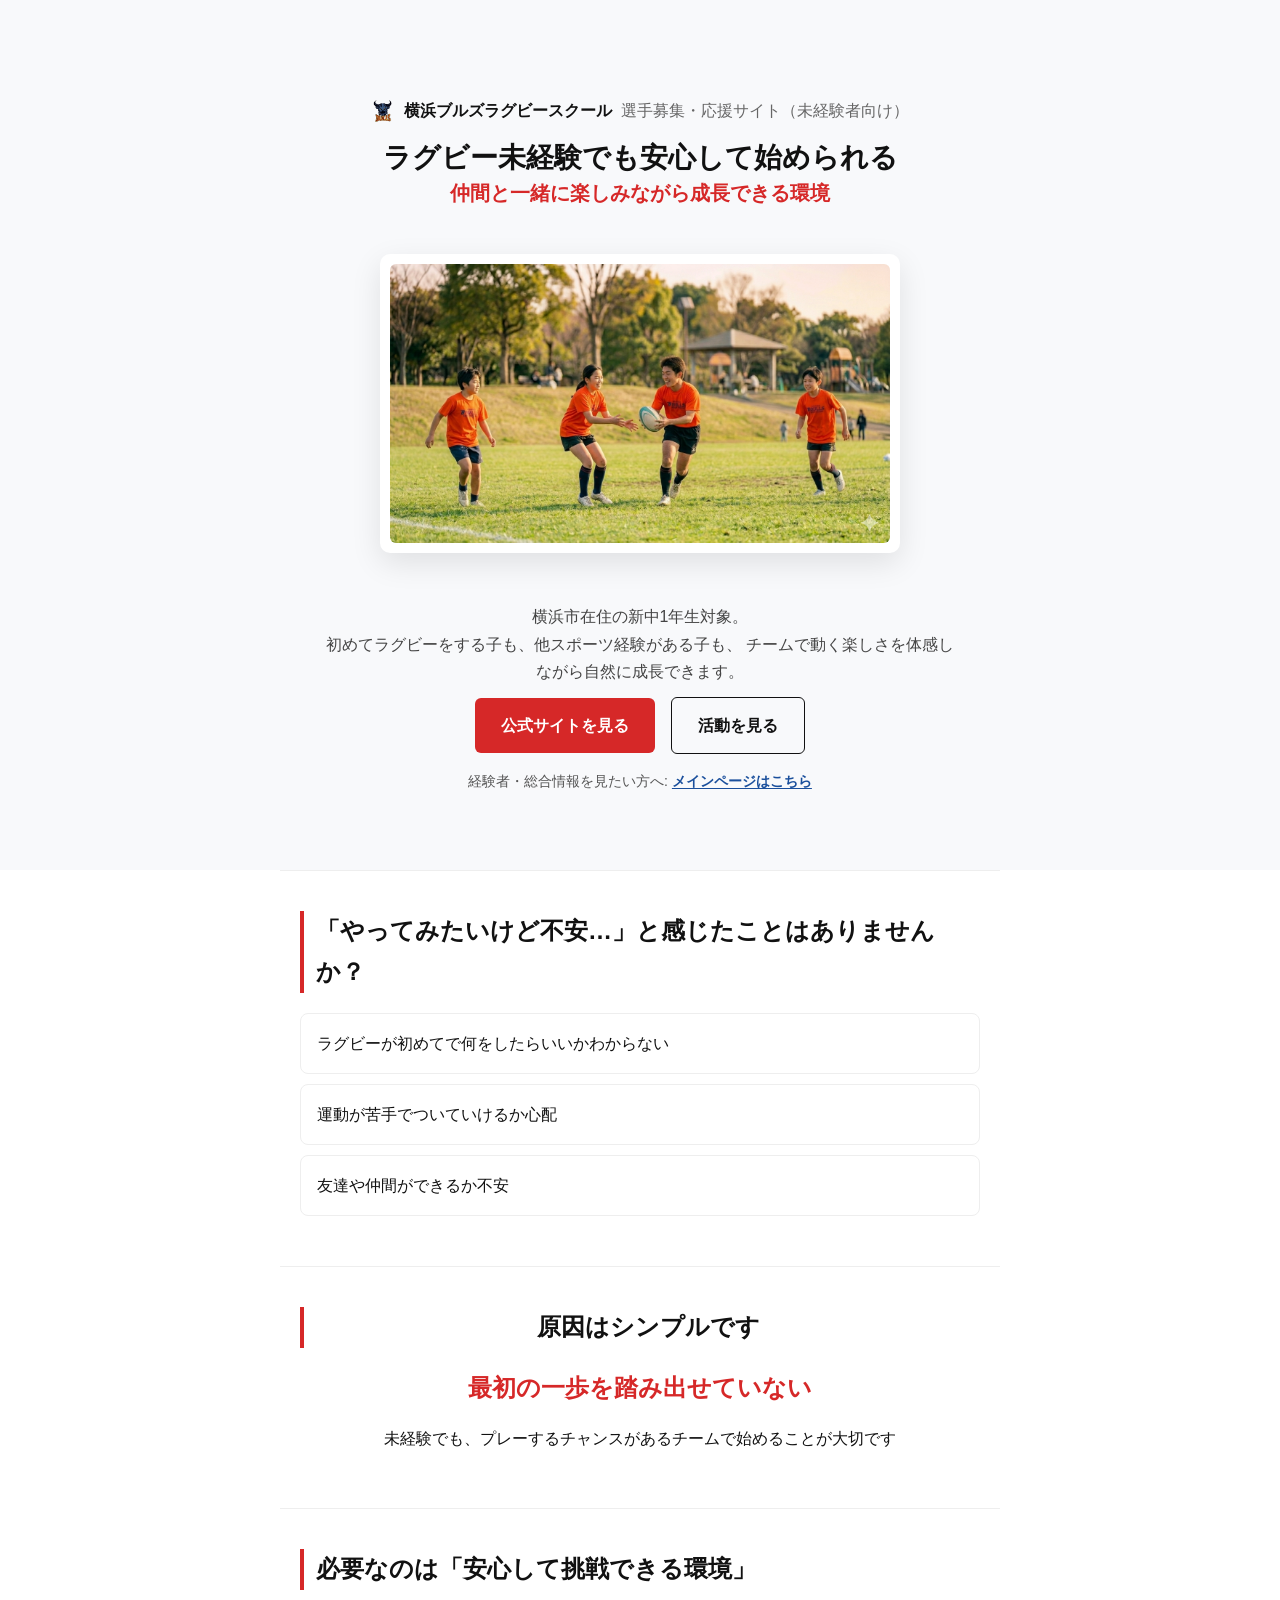
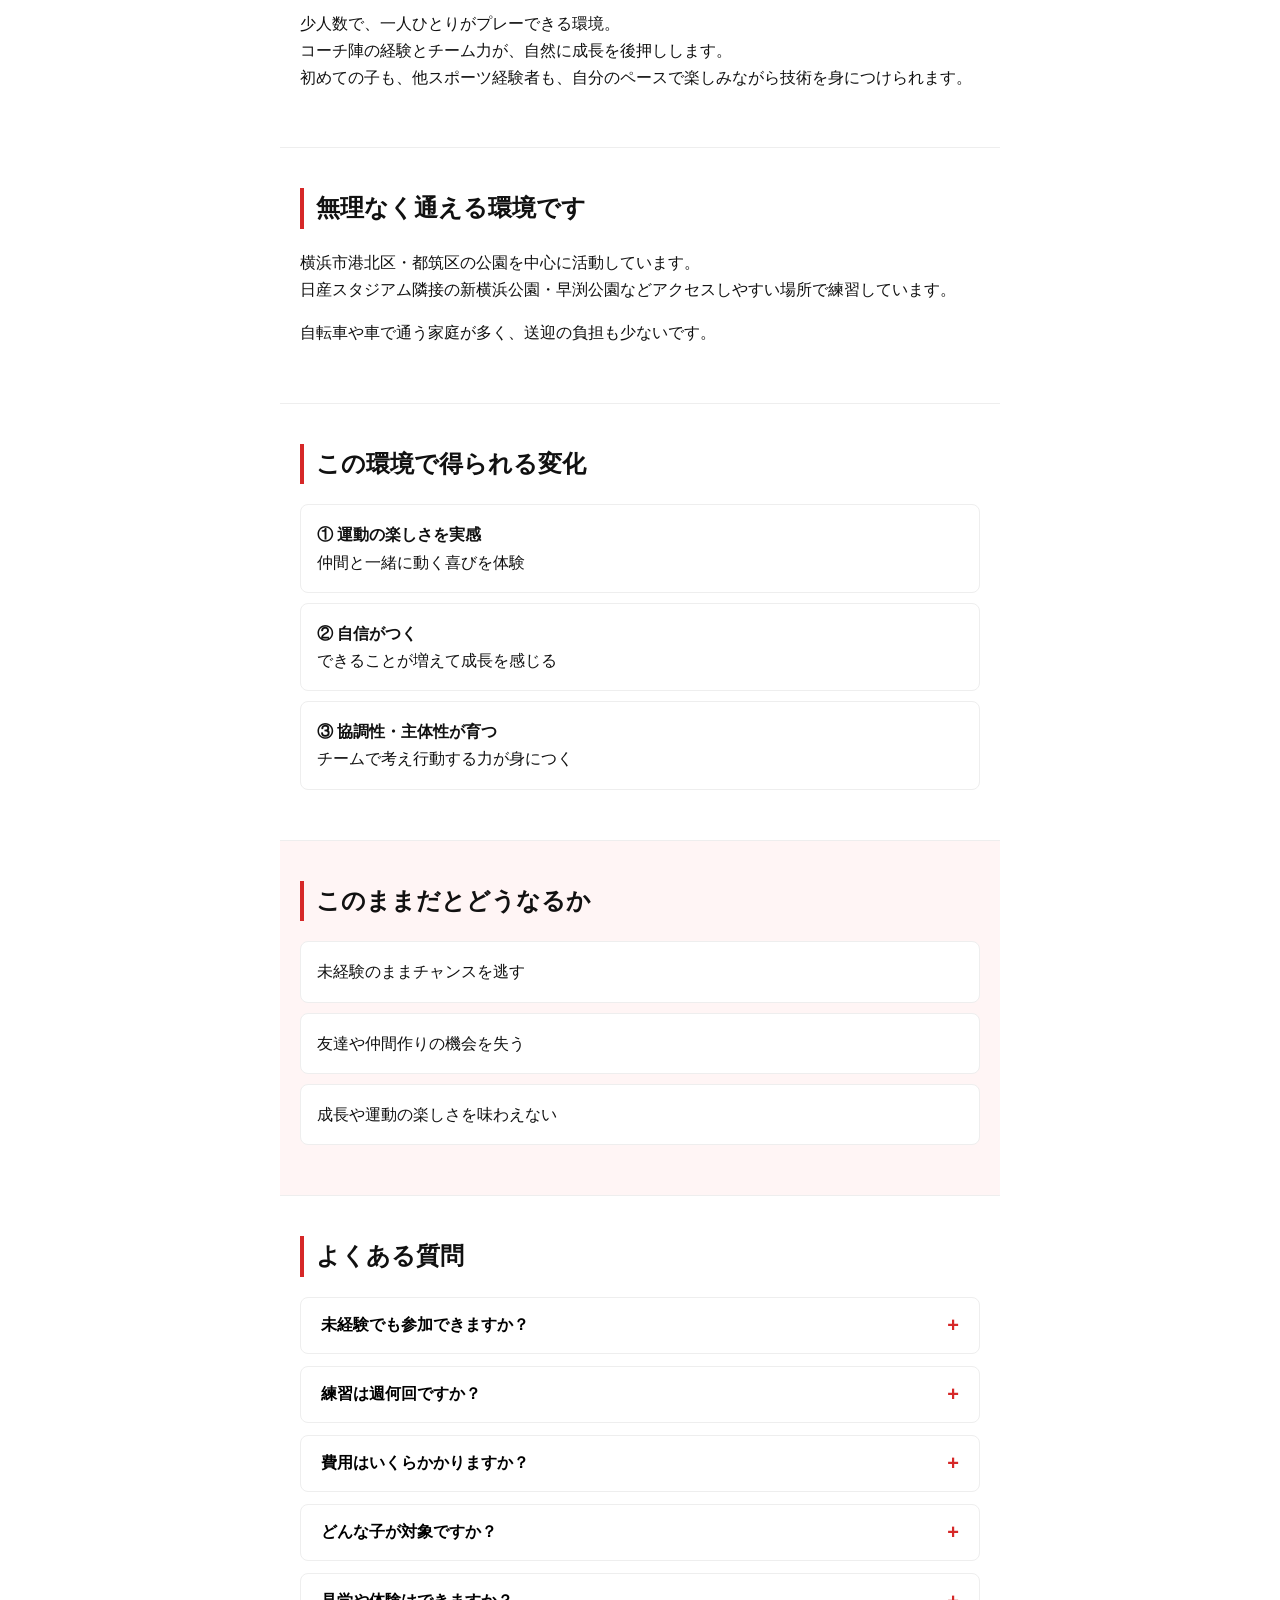
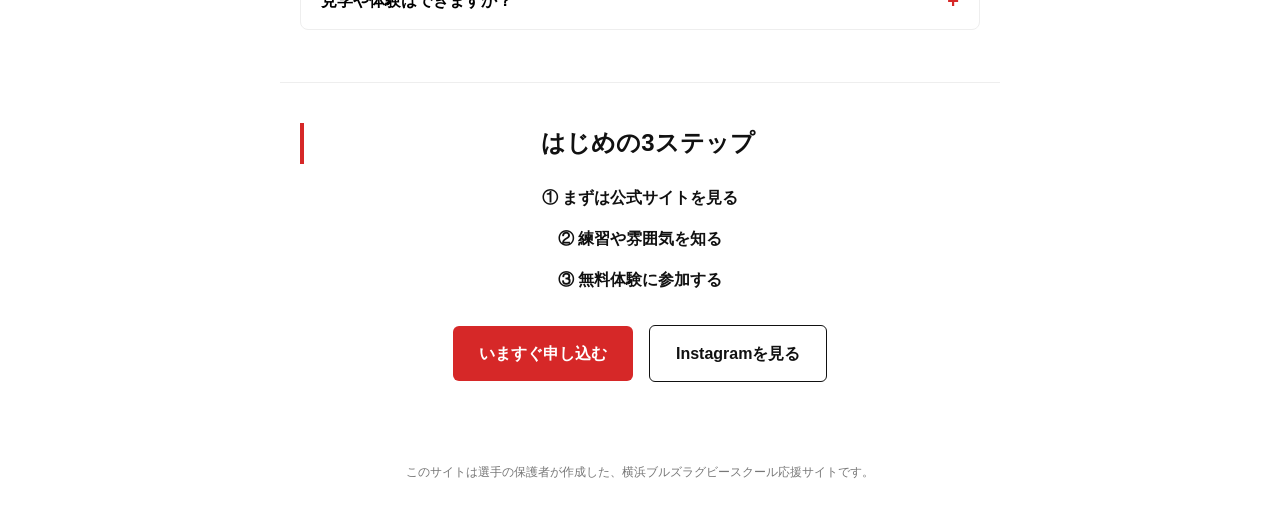
<file: beginners/index.html>
<!doctype html>
<html lang="ja">
<head>
  <meta charset="utf-8" />
  <meta name="viewport" content="width=device-width,initial-scale=1" />
  <title>横浜ブルズラグビースクール — 選手募集（未経験者向け）</title>
  <meta name="description" content="横浜市在住の新中1年生向けラグビースクール。ラグビー未経験・他スポーツ経験者も安心して参加可能。体験・見学も受付中。">
  <link rel="icon" href="../assets/images/favicon.png">
  <link rel="stylesheet" href="styles.css">

  <!-- Google tag (gtag.js) -->
  <script async src="https://www.googletagmanager.com/gtag/js?id=G-6VRE1WXG28"></script>
  <script>
    window.dataLayer = window.dataLayer || [];
    function gtag(){dataLayer.push(arguments);}
    gtag('js', new Date());

    gtag('config', 'G-6VRE1WXG28', { 'anonymize_ip': true });
  </script>

  <!-- SEO: canonical, Open Graph, Twitter Card -->
  <link rel="canonical" href="https://bulls.bizliv.life/beginners/" />
  <meta property="og:site_name" content="横浜ブルズラグビースクール - 初心者向け" />
  <meta property="og:title" content="未経験者向け | 横浜ブルズラグビースクール" />
  <meta property="og:description" content="ラグビー未経験者向けの練習や見学情報。初心者歓迎、基礎から丁寧に指導します。" />
  <meta property="og:url" content="https://bulls.bizliv.life/beginners/" />
  <meta property="og:type" content="website" />
  <meta property="og:image" content="https://bulls.bizliv.life/assets/images/beginners.png" />
  <meta name="twitter:card" content="summary_large_image" />
  <meta name="twitter:title" content="未経験者向け | 横浜ブルズラグビースクール" />
  <meta name="twitter:description" content="ラグビー未経験者向けの練習や見学情報。初心者歓迎、基礎から丁寧に指導します。" />
  <meta name="twitter:image" content="https://bulls.bizliv.life/assets/images/beginners.png" />

  <!-- JSON-LD: WebPage / FAQPage -->
  <script type="application/ld+json">
  {
    "@context": "https://schema.org",
    "@type": "WebPage",
    "name": "未経験者向け | 横浜ブルズラグビースクール",
    "url": "https://bulls.bizliv.life/beginners/",
    "description": "ラグビー未経験者向けの練習や見学情報。初心者歓迎、基礎から丁寧に指導します。"
  }
  </script>
  <script type="application/ld+json">
  {
    "@context": "https://schema.org",
    "@type": "FAQPage",
    "mainEntity": [
      {
        "@type": "Question",
        "name": "未経験でも参加できますか？",
        "acceptedAnswer": {
          "@type": "Answer",
          "text": "はい、参加できます。未経験の子でも基礎から段階的に練習し、無理なくチームプレーに慣れていけるようサポートしています。"
        }
      },
      {
        "@type": "Question",
        "name": "練習は週何回ですか？",
        "acceptedAnswer": {
          "@type": "Answer",
          "text": "週2回練習しています。横浜市港北区・都筑区の公園（日産スタジアム隣接の新横浜公園・早渕公園など）で活動しています。"
        }
      },
      {
        "@type": "Question",
        "name": "費用はいくらかかりますか？",
        "acceptedAnswer": {
          "@type": "Answer",
          "text": "中学生の年会費は20,000円です。その他の費用は公式サイトやお問い合わせでご確認いただけます。"
        }
      },
      {
        "@type": "Question",
        "name": "どんな子が対象ですか？",
        "acceptedAnswer": {
          "@type": "Answer",
          "text": "横浜市在住の新中学1年生を主な対象として募集しています。ラグビー未経験の子、他スポーツ経験者どちらも歓迎です。"
        }
      },
      {
        "@type": "Question",
        "name": "見学や体験はできますか？",
        "acceptedAnswer": {
          "@type": "Answer",
          "text": "はい、見学・無料体験ともに受付中です。まずは公式サイトやフォームから気軽にお申し込みください。"
        }
      }
    ]
  }
  </script>

  <style>
    :root {
      --main: #111;
      --accent: #d62828;
      --bg: #f8f9fb;
    }

    body {
      font-family: -apple-system, BlinkMacSystemFont, "Helvetica Neue", Arial, sans-serif;
      margin: 0;
      color: var(--main);
      line-height: 1.7;
      background: #fff;
    }

    .container {
      max-width: 720px;
      margin: 0 auto;
      padding: 50px 20px;
    }

    h1 {
      font-size: 28px;
      line-height: 1.25;
      margin-bottom: 12px;
      word-break: normal;
      overflow-wrap: anywhere;
      line-break: strict;
      hyphens: none;
      white-space: normal;
      max-width: 100%;
    }

    h2 {
      font-size: 24px;
      margin-bottom: 20px;
      border-left: 4px solid var(--accent);
      padding-left: 12px;
    }

    p {
      margin-bottom: 16px;
    }

    .center {
      text-align: center;
    }

    .hero {
      padding: 80px 20px 60px;
      text-align: center;
      background: var(--bg);
    }

    .hero strong {
      color: var(--accent);
      font-size: 20px;
      display: block;
      margin-top: 8px;
      line-height: 1.05;
      -webkit-font-smoothing:antialiased;
    }

    /* タイトルとサブタイトルの改行制御 */
    .site-title{display:inline-block;font-weight:700;vertical-align:middle}
    .site-sub{display:inline-block;color:#666;margin-left:0.6ch;vertical-align:middle;white-space:nowrap}
    @media(max-width:420px){
      .site-title{font-size:14px}
      .site-sub{font-size:12px}
      .hero{padding:36px 14px 36px}
      .hero h1{font-size:20px;line-height:1.35}
      .hero strong{font-size:18px}
    }
    /* h1 行を確実に分ける */
    .hero h1{padding:0 4px}
    .hero h1 .h1-line{
      display:block;
      white-space:normal;
      word-break:break-word;
      overflow-wrap:anywhere;
      max-width:100%;
    }

    .lead {
      font-size: 16px;
      color: #444;
      margin-top: 20px;
    }

    .btn {
      display: inline-block;
      padding: 14px 26px;
      margin: 12px 6px 0;
      border-radius: 6px;
      text-decoration: none;
      font-weight: bold;
      transition: 0.2s;
    }

    .btn-primary {
      background: var(--accent);
      color: #fff;
    }

    .btn-primary:hover {
      opacity: 0.85;
    }

    .btn-outline {
      border: 1px solid var(--main);
      color: var(--main);
    }

    .btn-outline:hover {
      background: #eee;
    }

    .target-nav {
      margin-top: 16px;
      font-size: 14px;
      color: #555;
    }

    .target-nav a {
      color: #1a4f9c;
      font-weight: 700;
      text-underline-offset: 2px;
    }

    .target-nav a:hover {
      opacity: 0.8;
    }

    .section {
      border-top: 1px solid #eee;
      padding-top: 40px;
      padding-bottom: 40px;
    }

    .card {
      border: 1px solid #eee;
      padding: 16px;
      border-radius: 8px;
      margin-bottom: 10px;
      background: #fff;
    }

    .em {
      font-size: 24px;
      font-weight: bold;
      text-align: center;
      margin-top: 20px;
      color: var(--accent);
    }

    #risk {
      background: #fff5f5;
    }

    .steps div {
      margin-bottom: 14px;
      font-weight: bold;
    }

    /* FAQ */
    .faq-item {
      background: #fff;
      border: 1px solid #eee;
      border-radius: 8px;
      margin-bottom: 12px;
      overflow: hidden;
    }

    .faq-question {
      width: 100%;
      background: none;
      border: none;
      padding: 16px 20px;
      text-align: left;
      font-size: 16px;
      font-weight: bold;
      cursor: pointer;
      display: flex;
      justify-content: space-between;
      align-items: center;
      gap: 12px;
    }

    .faq-question:hover { background: #fafafa; }

    .faq-question::after {
      content: "+";
      font-size: 20px;
      color: var(--accent);
      flex-shrink: 0;
      transition: transform 0.2s;
    }

    .faq-item.open .faq-question::after {
      transform: rotate(45deg);
    }

    .faq-answer {
      display: none;
      padding: 0 20px 16px;
      color: #444;
      line-height: 1.7;
    }

    .faq-item.open .faq-answer { display: block; }

    footer {
      text-align: center;
      padding: 40px 20px;
      font-size: 12px;
      color: #777;
    }
  </style>
</head>

<body>

<!-- ヒーロー -->
<section class="hero">
  <p>
    <img src="../assets/images/favicon.png" alt="ブルズアイコン" class="hero-icon">
    <span class="site-title">横浜ブルズラグビースクール</span>
    <span class="site-sub">選手募集・応援サイト（未経験者向け）</span>
  </p>

  <h1>
    <span class="h1-line">ラグビー未経験でも安心して始められる</span>
    <strong class="h1-line">仲間と一緒に楽しみながら成長できる環境</strong>
  </h1>

  <div style="margin:50px auto; max-width:520px; padding:10px; background:#fff; box-shadow:0 10px 30px rgba(0,0,0,0.1); border-radius:10px;">
    <img src="../assets/images/bulls2.png" alt="ラグビー未経験者も楽しめるイメージ" style="width:100%; border-radius:6px; display:block;">
  </div>

  <p class="lead">
    横浜市在住の新中1年生対象。<br>
    初めてラグビーをする子も、他スポーツ経験がある子も、
    チームで動く楽しさを体感しながら自然に成長できます。
  </p>

  <div>
    <a class="btn btn-primary" href="https://www.yokohama-bulls.com/" target="_blank" rel="noopener noreferrer">公式サイトを見る</a>
    <a class="btn btn-outline" href="https://www.instagram.com/yokohamabulls/" target="_blank" rel="noopener noreferrer">活動を見る</a>
  </div>

  <p class="target-nav">
    経験者・総合情報を見たい方へ:
    <a href="../">メインページはこちら</a>
  </p>
</section>

<!-- 問題 -->
<section class="section container">
  <h2>「やってみたいけど不安…」と感じたことはありませんか？</h2>

  <div class="card">ラグビーが初めてで何をしたらいいかわからない</div>
  <div class="card">運動が苦手でついていけるか心配</div>
  <div class="card">友達や仲間ができるか不安</div>
</section>

<!-- 原因 -->
<section class="section container center">
  <h2>原因はシンプルです</h2>
  <p class="em">最初の一歩を踏み出せていない</p>
  <p>未経験でも、プレーするチャンスがあるチームで始めることが大切です</p>
</section>

<!-- 解決 -->
<section class="section container">
  <h2>必要なのは「安心して挑戦できる環境」</h2>
  <p>
    少人数で、一人ひとりがプレーできる環境。<br>
    コーチ陣の経験とチーム力が、自然に成長を後押しします。<br>
    初めての子も、他スポーツ経験者も、自分のペースで楽しみながら技術を身につけられます。
  </p>
</section>

<!-- 通いやすさ -->
<section class="section container">
  <h2>無理なく通える環境です</h2>
  <p>
    横浜市港北区・都筑区の公園を中心に活動しています。<br>
    日産スタジアム隣接の新横浜公園・早渕公園などアクセスしやすい場所で練習しています。
  </p>
  <p>
    自転車や車で通う家庭が多く、送迎の負担も少ないです。
  </p>
</section>

<!-- 価値 -->
<section class="section container">
  <h2>この環境で得られる変化</h2>
  <div class="card"><strong>① 運動の楽しさを実感</strong><br>仲間と一緒に動く喜びを体験</div>
  <div class="card"><strong>② 自信がつく</strong><br>できることが増えて成長を感じる</div>
  <div class="card"><strong>③ 協調性・主体性が育つ</strong><br>チームで考え行動する力が身につく</div>
</section>

<!-- リスク -->
<section id="risk" class="section container">
  <h2>このままだとどうなるか</h2>
  <div class="card">未経験のままチャンスを逃す</div>
  <div class="card">友達や仲間作りの機会を失う</div>
  <div class="card">成長や運動の楽しさを味わえない</div>
</section>

<!-- FAQ -->
<section class="section container">
  <h2>よくある質問</h2>

  <div class="faq-item">
    <button class="faq-question" aria-expanded="false" aria-controls="faq-a1">未経験でも参加できますか？</button>
    <div class="faq-answer" id="faq-a1">はい、参加できます。未経験の子でも、パス・タックル・コンタクトの基礎から段階的に練習するので安心です。</div>
  </div>

  <div class="faq-item">
    <button class="faq-question" aria-expanded="false" aria-controls="faq-a2">練習は週何回ですか？</button>
    <div class="faq-answer" id="faq-a2">週2回練習しています。横浜市港北区・都筑区の公園（日産スタジアム隣接の新横浜公園・早渕公園など）で活動しています。</div>
  </div>

  <div class="faq-item">
    <button class="faq-question" aria-expanded="false" aria-controls="faq-a3">費用はいくらかかりますか？</button>
    <div class="faq-answer" id="faq-a3">中学生の年会費は20,000円です。その他の費用については公式サイト・お問い合わせフォームでご確認ください。</div>
  </div>

  <div class="faq-item">
    <button class="faq-question" aria-expanded="false" aria-controls="faq-a4">どんな子が対象ですか？</button>
    <div class="faq-answer" id="faq-a4">横浜市在住の新中学1年生を主な対象として募集しています。未経験の子、他スポーツ経験者どちらも歓迎です。</div>
  </div>

  <div class="faq-item">
    <button class="faq-question" aria-expanded="false" aria-controls="faq-a5">見学や体験はできますか？</button>
    <div class="faq-answer" id="faq-a5">はい、見学・無料体験ともに受付中です。まずは公式サイトやフォームからお気軽にお申し込みください。</div>
  </div>

</section>

<!-- 行動 -->
<section class="section container center">
  <h2>はじめの3ステップ</h2>

  <div class="steps">
    <div>① まずは公式サイトを見る</div>
    <div>② 練習や雰囲気を知る</div>
    <div>③ 無料体験に参加する</div>
  </div>

  <div style="margin-top:20px;">
    <a class="btn btn-primary" href="https://docs.google.com/forms/d/e/1FAIpQLScMbWHjaMj93km7fLN0arxT--hF-zhpwSCYR-7rwsT6xZbc7A/viewform" target="_blank" rel="noopener noreferrer">いますぐ申し込む</a>
    <a class="btn btn-outline" href="https://www.instagram.com/yokohamabulls/" target="_blank" rel="noopener noreferrer">Instagramを見る</a>
  </div>
</section>

<footer>
  このサイトは選手の保護者が作成した、横浜ブルズラグビースクール応援サイトです。
</footer>

<script>
  document.querySelectorAll('.faq-question').forEach(btn => {
    btn.addEventListener('click', () => {
      const item = btn.closest('.faq-item');
      const isOpen = item.classList.toggle('open');
      btn.setAttribute('aria-expanded', isOpen ? 'true' : 'false');
    });
  });
</script>

</body>
</html>
</file>
<file: beginners/styles.css>
:root{
  --main:#111; --accent:#d62828; --bg:#f8f9fb;
}
*{box-sizing:border-box}
body{font-family:-apple-system,BlinkMacSystemFont,"Helvetica Neue",Arial,sans-serif;margin:0;color:var(--main);background:#fff;line-height:1.6}
.hero{background:var(--bg);padding:48px 16px;text-align:center}
.hero-icon{height:1.5em;max-height:1.5em;width:auto;vertical-align:middle;margin-right:0.5ch;display:inline-block}
.eyebrow{color:#666;margin:0 0 8px;font-weight:600}
h1{font-size:28px;margin:0 0 10px}
.lead{color:#444;margin:0 auto;max-width:640px}
.container{max-width:720px;margin:0 auto;padding:28px 16px}
h2{font-size:20px;margin:0 0 12px;border-left:4px solid var(--accent);padding-left:10px}
.card{border:1px solid #eee;padding:12px;border-radius:8px;margin-bottom:10px;background:#fff}
.steps div{font-weight:700;margin-bottom:10px}
.actions{margin-top:18px}
.btn{display:inline-block;padding:10px 18px;border-radius:6px;text-decoration:none;font-weight:700;margin-right:8px}
.btn-primary{background:var(--accent);color:#fff}
.btn-outline{border:1px solid #333;color:var(--main)}
footer{text-align:center;padding:24px;color:#777;font-size:13px}
</file>
